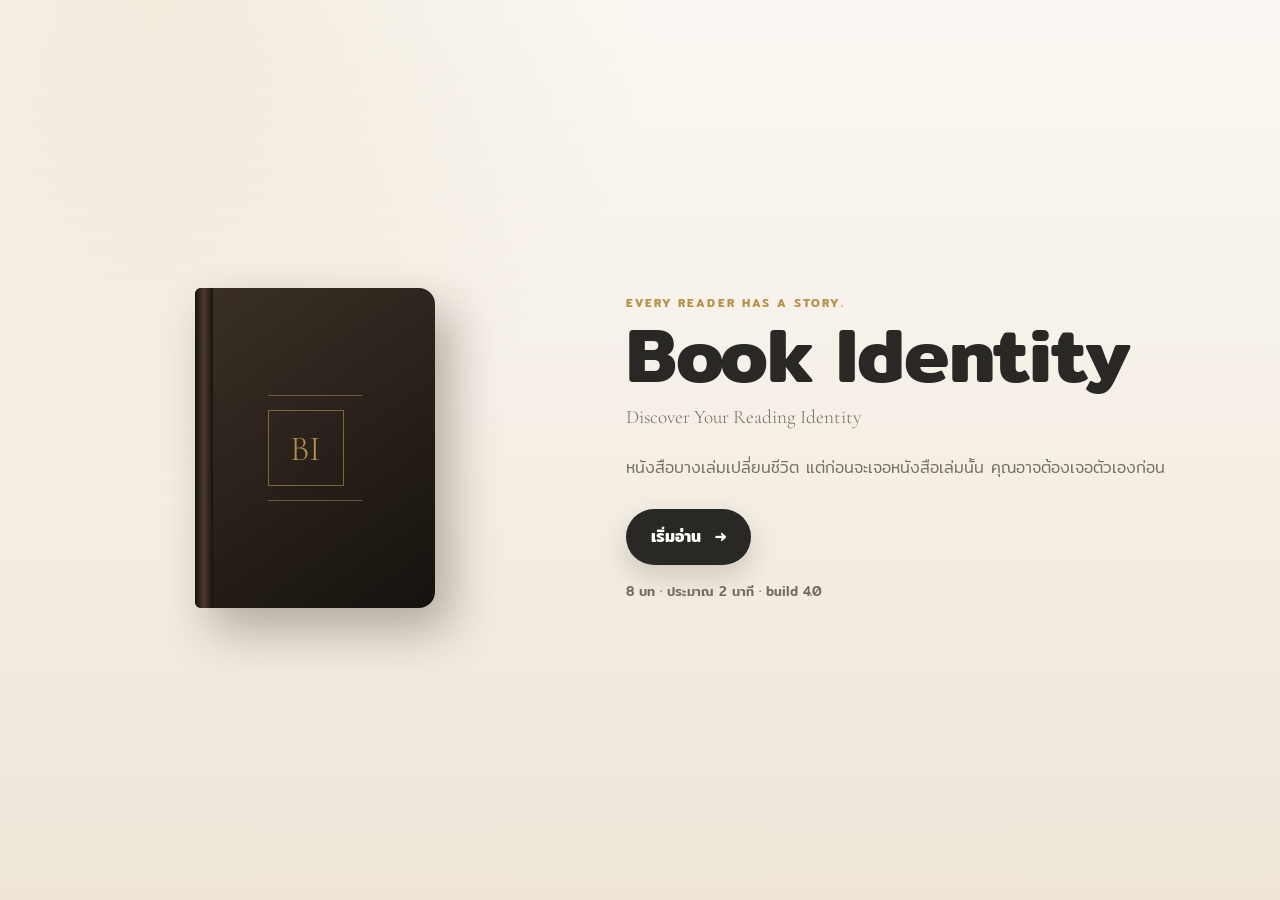
<file: index.html>
<!doctype html>
<html lang="th">
<head>
  <meta charset="utf-8">
  <meta name="viewport" content="width=device-width,initial-scale=1,viewport-fit=cover">
  <meta name="theme-color" content="#f6f0e6">
  <meta name="description" content="Book Identity — ค้นหาตัวตนนักอ่านของคุณ">
  <title>Book Identity — Discover Your Reading Identity</title>

  <link rel="preconnect" href="https://fonts.googleapis.com">
  <link rel="preconnect" href="https://fonts.gstatic.com" crossorigin>
  <link href="https://fonts.googleapis.com/css2?family=Cormorant+Garamond:ital,wght@0,500;0,600;0,700;1,500&family=Mitr:wght@300;400;500;600&display=swap" rel="stylesheet">

  <link rel="stylesheet" href="css/style.css?v=4.0.0">
  <link rel="stylesheet" href="css/animation.css?v=4.0.0">
  <link rel="stylesheet" href="css/responsive.css?v=4.0.0">
</head>
<body>
  <noscript>
    <div class="noscript">เว็บไซต์นี้ต้องเปิด JavaScript ก่อนจึงจะใช้งานได้</div>
  </noscript>

  <main id="app" class="app-shell">
    <section id="coverScreen" class="screen is-active" aria-labelledby="coverTitle">
      <div class="cover-layout">
        <div class="book-cover-wrap" aria-hidden="true">
          <div class="book-cover">
            <div class="book-spine"></div>
            <div class="book-face">
              <div class="cover-line"></div>
              <div class="cover-emblem">BI</div>
              <div class="cover-line"></div>
            </div>
          </div>
        </div>

        <div class="cover-copy">
          <p class="eyebrow">Every reader has a story.</p>
          <h1 id="coverTitle">Book Identity</h1>
          <p class="subtitle">Discover Your Reading Identity</p>
          <p class="lead">
            หนังสือบางเล่มเปลี่ยนชีวิต แต่ก่อนจะเจอหนังสือเล่มนั้น
            คุณอาจต้องเจอตัวเองก่อน
          </p>
          <button id="startBtn" class="primary-btn" type="button">
            <span>เริ่มอ่าน</span>
            <span aria-hidden="true">→</span>
          </button>
          <p class="meta">8 บท · ประมาณ 2 นาที · build 4.0</p>
        </div>
      </div>
    </section>

    <section id="introScreen" class="screen" aria-labelledby="introTitle">
      <article class="paper-card intro-card">
        <p class="eyebrow">Prelude</p>
        <h2 id="introTitle">หนังสือที่คุณเลือก อาจกำลังเล่าเรื่องของคุณ</h2>
        <p>
          เลือกคำตอบที่ใกล้กับตัวคุณที่สุด ไม่มีคำตอบถูกหรือผิด
          และไม่ต้องใช้เวลาคิดนานเกินไป
        </p>

        <label class="owner-field" for="readerName">
          <span>หนังสือเล่มนี้เป็นของ...</span>
          <input
            id="readerName"
            name="readerName"
            type="text"
            maxlength="24"
            autocomplete="name"
            placeholder="พิมพ์ชื่อของคุณ (ไม่บังคับ)"
          >
        </label>

        <button id="beginBtn" class="primary-btn" type="button">
          <span>เปิดบทแรก</span>
          <span aria-hidden="true">→</span>
        </button>
      </article>
    </section>

    <section id="quizScreen" class="screen screen-quiz" aria-labelledby="questionText">
      <div class="quiz-shell">
        <header class="chapter-header">
          <div>
            <p id="chapterLabel" class="eyebrow">Chapter I</p>
            <h2 id="chapterTitle">หนังสือหน้าแรก</h2>
          </div>
          <p id="pageLabel" class="page-label">Page 01</p>
        </header>

        <div class="progress-track" aria-hidden="true">
          <div id="progressFill" class="progress-fill"></div>
        </div>

        <article id="questionCard" class="paper-card question-card">
          <div class="bookmark" aria-hidden="true"></div>
          <p id="questionPrompt" class="question-prompt">Choose what feels true.</p>
          <h3 id="questionText"></h3>
          <div id="answerList" class="answer-list" role="group" aria-label="ตัวเลือกคำตอบ"></div>
        </article>

        <footer class="quiz-footer">
          <button id="backBtn" class="text-btn" type="button">← ย้อนกลับ</button>
          <span id="progressText">บทที่ 1 จาก 8</span>
        </footer>
      </div>
    </section>

    <section id="loadingScreen" class="screen loading-screen" aria-labelledby="loadingText">
      <article class="loading-book">
        <div class="writing-scene" aria-hidden="true">
          <div class="writing-paper">
            <span class="writing-line writing-line--1"></span>
            <span class="writing-line writing-line--2"></span>
            <span class="writing-line writing-line--3"></span>
          </div>
          <div class="writing-pen">
            <span class="writing-pen__body"></span>
            <span class="writing-pen__tip"></span>
          </div>
        </div>
        <p class="eyebrow">Composing Your Story</p>
        <h2 id="loadingText">กำลังอ่านคำโปรย...</h2>
        <p id="loadingSubtext" class="loading-subtext">กำลังเริ่มต้นค้นหาเรื่องราวที่ใกล้กับคุณ</p>
        <div class="loading-track" aria-hidden="true">
          <div id="loadingFill" class="loading-fill"></div>
        </div>
        <div class="loading-dots" aria-hidden="true"><span></span><span></span><span></span></div>
      </article>
    </section>


    <section id="unlockScreen" class="screen unlock-screen" aria-labelledby="unlockTitle">
      <div class="unlock-stage">
        <p class="eyebrow">Final Chapter</p>
        <h2 id="unlockTitle">ตัวตนของคุณถูกเก็บไว้ในหนังสือเล่มนี้</h2>
        <p class="unlock-lead">หยุดตรงนี้ก่อน — คลิกที่หนังสือหรือปุ่มด้านล่าง เพื่อปลดล็อกผลลัพธ์ของคุณ</p>

        <button id="unlockBookBtn" class="sealed-book" type="button" aria-label="แตะเพื่อปลดล็อกหนังสือ">
          <span class="sealed-book__spine" aria-hidden="true"></span>
          <span class="sealed-book__face" aria-hidden="true">
            <span class="sealed-book__title">BOOK<br>IDENTITY</span>
            <span class="sealed-book__locks">
              <span class="unlock-lock"><i></i></span>
              <span class="unlock-lock"><i></i></span>
              <span class="unlock-lock"><i></i></span>
            </span>
          </span>
        </button>

        <button id="unlockHintBtn" class="unlock-hint" type="button">
          <span class="unlock-key" aria-hidden="true">⌑</span>
          <span>คลิกเพื่อปลดล็อกผลลัพธ์</span>
        </button>
      </div>
    </section>

    <section id="resultScreen" class="screen screen-result" aria-labelledby="resultName">
      <div class="result-shell">
        <article id="resultHero" class="result-hero">
          <p class="eyebrow eyebrow-light">Book Identity</p>
          <div class="result-owner">
            <span>This Book Belongs To</span>
            <strong id="resultOwner">Dear Reader</strong>
          </div>
          <div id="resultSymbol" class="result-symbol" aria-hidden="true">◎</div>
          <p class="result-label">คุณคือ</p>
          <h2 id="resultName"></h2>
          <p id="resultThai" class="result-thai"></p>
          <blockquote id="resultQuote" class="result-quote-th"></blockquote>
        </article>

        <article class="paper-card result-section">
          <p class="eyebrow">Chapter I</p>
          <h3>ตัวตนการอ่านของคุณ</h3>
          <p id="resultDescription"></p>
        </article>

        <article class="paper-card result-section">
          <p class="eyebrow">Chapter II</p>
          <h3>Bookshelf DNA</h3>
          <p class="section-note">แรงขับในการอ่านของคุณในแต่ละด้าน</p>
          <div id="dnaList" class="dna-list"></div>
          <p id="secondaryText" class="secondary-text"></p>
        </article>

        <article class="paper-card result-section">
          <p class="eyebrow">Chapter III</p>
          <h3>แนวหนังสือที่เหมาะกับคุณ</h3>
          <div id="categoryList" class="category-list"></div>
        </article>


        <article class="paper-card result-section next-chapter-section">
          <p class="eyebrow">Your Next Chapter</p>
          <h3>เลือกหนังสือที่คล้ายกับตัวตนของฉัน</h3>
          <p>
            เรื่องราวของคุณอาจกำลังรออยู่ในหนังสือสักเล่ม
            ลองเปิดชั้นหนังสือและค้นหาเล่มที่ใกล้กับตัวตนของคุณ
          </p>
          <a
            class="naiin-btn"
            href="https://www.naiin.com/books/"
            target="_blank"
            rel="noopener noreferrer"
            aria-label="เลือกหนังสือที่คล้ายกับตัวตนของฉันที่ Naiin"
          >
            <span>เลือกหนังสือที่คล้ายกับตัวตนของฉัน</span>
            <span aria-hidden="true">↗</span>
          </a>
          <p class="external-note">เปิดหน้าหนังสือบน Naiin ในแท็บใหม่</p>
        </article>

        <article class="paper-card result-section ending-section">
          <p class="ending-quote">
            หนังสือเล่มต่อไป อาจกำลังรอคุณอยู่บนชั้นหนังสือสักแห่ง
          </p>
          <div class="result-actions">
            <button id="downloadBtn" class="secondary-btn" type="button">ดาวน์โหลดการ์ด</button>
            <button id="shareBtn" class="primary-btn" type="button">แชร์ผลลัพธ์</button>
          </div>
          <button id="restartBtn" class="text-btn" type="button">↺ อ่านเรื่องราวของฉันอีกครั้ง</button>
        </article>
      </div>
    </section>
  </main>

  <canvas id="shareCanvas" width="1080" height="1920" hidden></canvas>

  <script src="data/data.js?v=4.0.0"></script>
  <script src="js/app.js?v=4.0.0"></script>
</body>
</html>
</file>
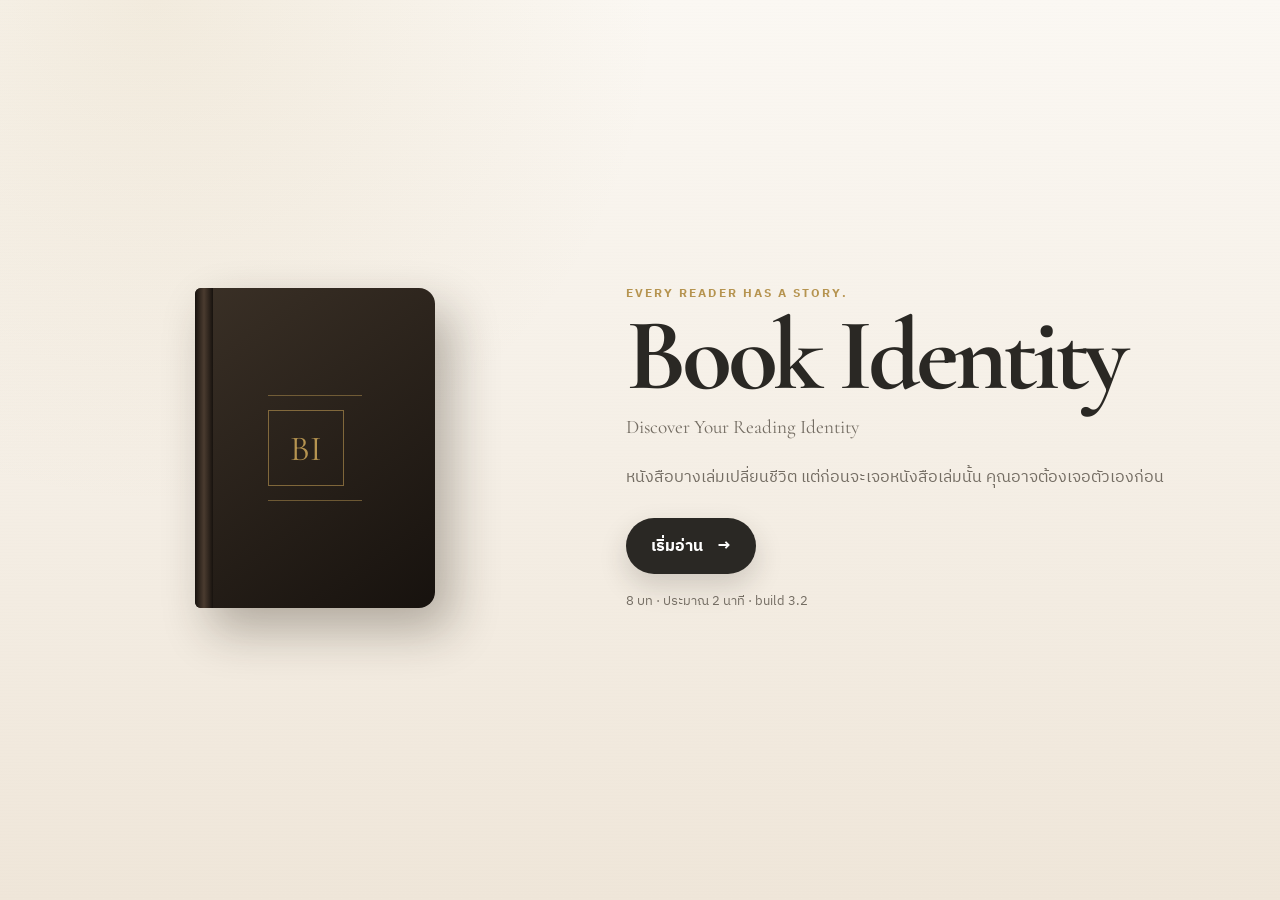
<file: book-identity-v3.2-alignment-fixed/index.html>
<!doctype html>
<html lang="th">
<head>
  <meta charset="utf-8">
  <meta name="viewport" content="width=device-width,initial-scale=1,viewport-fit=cover">
  <meta name="theme-color" content="#f6f0e6">
  <meta name="description" content="Book Identity — ค้นหาตัวตนนักอ่านของคุณ">
  <title>Book Identity — Discover Your Reading Identity</title>

  <link rel="preconnect" href="https://fonts.googleapis.com">
  <link rel="preconnect" href="https://fonts.gstatic.com" crossorigin>
  <link href="https://fonts.googleapis.com/css2?family=Cormorant+Garamond:wght@500;600;700&family=IBM+Plex+Sans+Thai:wght@300;400;500;600&display=swap" rel="stylesheet">

  <link rel="stylesheet" href="css/style.css?v=3.2.0">
  <link rel="stylesheet" href="css/animation.css?v=3.2.0">
  <link rel="stylesheet" href="css/responsive.css?v=3.2.0">
</head>
<body>
  <noscript>
    <div class="noscript">เว็บไซต์นี้ต้องเปิด JavaScript ก่อนจึงจะใช้งานได้</div>
  </noscript>

  <main id="app" class="app-shell">
    <section id="coverScreen" class="screen is-active" aria-labelledby="coverTitle">
      <div class="cover-layout">
        <div class="book-cover-wrap" aria-hidden="true">
          <div class="book-cover">
            <div class="book-spine"></div>
            <div class="book-face">
              <div class="cover-line"></div>
              <div class="cover-emblem">BI</div>
              <div class="cover-line"></div>
            </div>
          </div>
        </div>

        <div class="cover-copy">
          <p class="eyebrow">Every reader has a story.</p>
          <h1 id="coverTitle">Book Identity</h1>
          <p class="subtitle">Discover Your Reading Identity</p>
          <p class="lead">
            หนังสือบางเล่มเปลี่ยนชีวิต แต่ก่อนจะเจอหนังสือเล่มนั้น
            คุณอาจต้องเจอตัวเองก่อน
          </p>
          <button id="startBtn" class="primary-btn" type="button">
            <span>เริ่มอ่าน</span>
            <span aria-hidden="true">→</span>
          </button>
          <p class="meta">8 บท · ประมาณ 2 นาที · build 3.2</p>
        </div>
      </div>
    </section>

    <section id="introScreen" class="screen" aria-labelledby="introTitle">
      <article class="paper-card intro-card">
        <p class="eyebrow">Prelude</p>
        <h2 id="introTitle">หนังสือที่คุณเลือก อาจกำลังเล่าเรื่องของคุณ</h2>
        <p>
          เลือกคำตอบที่ใกล้กับตัวคุณที่สุด ไม่มีคำตอบถูกหรือผิด
          และไม่ต้องใช้เวลาคิดนานเกินไป
        </p>
        <button id="beginBtn" class="primary-btn" type="button">
          <span>เปิดบทแรก</span>
          <span aria-hidden="true">→</span>
        </button>
      </article>
    </section>

    <section id="quizScreen" class="screen screen-quiz" aria-labelledby="questionText">
      <div class="quiz-shell">
        <header class="chapter-header">
          <div>
            <p id="chapterLabel" class="eyebrow">Chapter I</p>
            <h2 id="chapterTitle">หนังสือหน้าแรก</h2>
          </div>
          <p id="pageLabel" class="page-label">Page 01</p>
        </header>

        <div class="progress-track" aria-hidden="true">
          <div id="progressFill" class="progress-fill"></div>
        </div>

        <article id="questionCard" class="paper-card question-card">
          <div class="bookmark" aria-hidden="true"></div>
          <p id="questionPrompt" class="question-prompt">Choose what feels true.</p>
          <h3 id="questionText"></h3>
          <div id="answerList" class="answer-list" role="group" aria-label="ตัวเลือกคำตอบ"></div>
        </article>

        <footer class="quiz-footer">
          <button id="backBtn" class="text-btn" type="button">← ย้อนกลับ</button>
          <span id="progressText">บทที่ 1 จาก 8</span>
        </footer>
      </div>
    </section>

    <section id="loadingScreen" class="screen" aria-labelledby="loadingText">
      <article class="paper-card loading-card">
        <div class="page-loader" aria-hidden="true">
          <span></span><span></span><span></span>
        </div>
        <p class="eyebrow">Reading your story</p>
        <h2 id="loadingText">กำลังอ่านเรื่องราวของคุณ...</h2>
        <div class="loading-track" aria-hidden="true">
          <div id="loadingFill" class="loading-fill"></div>
        </div>
      </article>
    </section>


    <section id="unlockScreen" class="screen unlock-screen" aria-labelledby="unlockTitle">
      <div class="unlock-stage">
        <p class="eyebrow">Final Chapter</p>
        <h2 id="unlockTitle">ตัวตนของคุณถูกเก็บไว้ในหนังสือเล่มนี้</h2>
        <p class="unlock-lead">หยุดตรงนี้ก่อน — คลิกที่หนังสือหรือปุ่มด้านล่าง เพื่อปลดล็อกผลลัพธ์ของคุณ</p>

        <button id="unlockBookBtn" class="sealed-book" type="button" aria-label="แตะเพื่อปลดล็อกหนังสือ">
          <span class="sealed-book__spine" aria-hidden="true"></span>
          <span class="sealed-book__face" aria-hidden="true">
            <span class="sealed-book__title">BOOK<br>IDENTITY</span>
            <span class="sealed-book__locks">
              <span class="unlock-lock"><i></i></span>
              <span class="unlock-lock"><i></i></span>
              <span class="unlock-lock"><i></i></span>
            </span>
          </span>
        </button>

        <button id="unlockHintBtn" class="unlock-hint" type="button">
          <span class="unlock-key" aria-hidden="true">⌑</span>
          <span>คลิกเพื่อปลดล็อกผลลัพธ์</span>
        </button>
      </div>
    </section>

    <section id="resultScreen" class="screen screen-result" aria-labelledby="resultName">
      <div class="result-shell">
        <article id="resultHero" class="result-hero">
          <p class="eyebrow eyebrow-light">Book Identity</p>
          <div id="resultSymbol" class="result-symbol" aria-hidden="true">◎</div>
          <p class="result-label">คุณคือ</p>
          <h2 id="resultName"></h2>
          <p id="resultThai" class="result-thai"></p>
          <blockquote id="resultQuote"></blockquote>
        </article>

        <article class="paper-card result-section">
          <p class="eyebrow">Chapter I</p>
          <h3>ตัวตนการอ่านของคุณ</h3>
          <p id="resultDescription"></p>
        </article>

        <article class="paper-card result-section">
          <p class="eyebrow">Chapter II</p>
          <h3>Bookshelf DNA</h3>
          <p class="section-note">แรงขับในการอ่านของคุณในแต่ละด้าน</p>
          <div id="dnaList" class="dna-list"></div>
          <p id="secondaryText" class="secondary-text"></p>
        </article>

        <article class="paper-card result-section">
          <p class="eyebrow">Chapter III</p>
          <h3>แนวหนังสือที่เหมาะกับคุณ</h3>
          <div id="categoryList" class="category-list"></div>
        </article>

        <article class="paper-card result-section ending-section">
          <p class="ending-quote">
            หนังสือเล่มต่อไป อาจกำลังรอคุณอยู่บนชั้นหนังสือสักแห่ง
          </p>
          <div class="result-actions">
            <button id="downloadBtn" class="secondary-btn" type="button">ดาวน์โหลดการ์ด</button>
            <button id="shareBtn" class="primary-btn" type="button">แชร์ผลลัพธ์</button>
          </div>
          <button id="restartBtn" class="text-btn" type="button">↺ อ่านเรื่องราวของฉันอีกครั้ง</button>
        </article>
      </div>
    </section>
  </main>

  <canvas id="shareCanvas" width="1080" height="1920" hidden></canvas>

  <script src="data/data.js?v=3.2.0"></script>
  <script src="js/app.js?v=3.2.0"></script>
</body>
</html>
</file>
<file: css/style.css>
:root {
  --paper: #f6f0e6;
  --paper-deep: #eadfce;
  --ink: #2a2824;
  --muted: #746d63;
  --gold: #b69450;
  --line: rgba(42, 40, 36, 0.14);
  --shadow: 0 26px 80px rgba(53, 40, 24, 0.17);
  --accent: #b69450;
  --accent-rgb: 182, 148, 80;
  --serif: "Cormorant Garamond", Georgia, serif;
  --sans: "Mitr", "IBM Plex Sans Thai", system-ui, sans-serif;
}

* { box-sizing: border-box; }

html { scroll-behavior: smooth; }

body {
  margin: 0;
  min-width: 320px;
  min-height: 100vh;
  color: var(--ink);
  background:
    radial-gradient(circle at 12% 0%, rgba(182, 148, 80, 0.13), transparent 35%),
    linear-gradient(180deg, #fbf8f3 0%, #efe6d9 100%);
  font-family: var(--sans);
  overflow-x: hidden;
}

body::before {
  content: "";
  position: fixed;
  inset: 0;
  pointer-events: none;
  opacity: 0.22;
  background-image:
    linear-gradient(rgba(60, 45, 25, 0.024) 1px, transparent 1px);
  background-size: 3px 3px;
}

button { font: inherit; color: inherit; }

button:focus-visible {
  outline: 3px solid rgba(var(--accent-rgb), 0.28);
  outline-offset: 3px;
}

.app-shell {
  min-height: 100vh;
  min-height: 100dvh;
}

.screen {
  display: none;
  min-height: 100vh;
  min-height: 100dvh;
  padding:
    max(24px, env(safe-area-inset-top))
    18px
    max(28px, env(safe-area-inset-bottom));
  align-items: center;
  justify-content: center;
}

.screen.is-active { display: flex; }

.cover-layout {
  width: min(100%, 1120px);
  display: grid;
  gap: 34px;
  align-items: center;
}

.book-cover-wrap {
  width: 170px;
  height: 230px;
  margin: 0 auto;
  perspective: 1200px;
}

.book-cover {
  position: relative;
  width: 100%;
  height: 100%;
}

.book-face {
  position: absolute;
  inset: 0;
  border-radius: 6px 16px 16px 6px;
  background: linear-gradient(145deg, #3a3026, #17120e);
  box-shadow:
    16px 22px 48px rgba(40, 30, 20, 0.32),
    inset 3px 0 0 rgba(255, 255, 255, 0.05);
  display: grid;
  place-content: center;
  gap: 14px;
  color: var(--gold);
}

.book-spine {
  position: absolute;
  z-index: 2;
  left: 0;
  top: 0;
  bottom: 0;
  width: 18px;
  border-radius: 6px 0 0 6px;
  background: linear-gradient(90deg, #17120e, #4a3b2f, #17120e);
}

.cover-emblem {
  width: 76px;
  height: 76px;
  border: 1px solid rgba(182, 148, 80, 0.62);
  display: grid;
  place-items: center;
  font-family: var(--serif);
  font-size: 2.2rem;
}

.cover-line {
  width: 94px;
  height: 1px;
  background: rgba(182, 148, 80, 0.5);
}

.cover-copy { text-align: center; }

.eyebrow {
  margin: 0;
  color: var(--gold);
  letter-spacing: 0.18em;
  text-transform: uppercase;
  font-size: 0.72rem;
  font-weight: 700;
}

.eyebrow-light { color: rgba(255, 255, 255, 0.72); }

.cover-copy h1 {
  margin: 8px 0 0;
  font-family: var(--serif);
  font-size: clamp(3.6rem, 14vw, 6.4rem);
  line-height: 0.86;
  letter-spacing: -0.045em;
}

.subtitle {
  margin: 16px 0 0;
  color: var(--muted);
  font-family: var(--serif);
  font-size: 1.2rem;
}

.lead {
  max-width: 34rem;
  margin: 24px auto 0;
  color: var(--muted);
  line-height: 1.85;
}

.meta {
  margin: 16px 0 0;
  color: var(--muted);
  font-size: 0.82rem;
}

.primary-btn,
.secondary-btn {
  min-height: 56px;
  border-radius: 999px;
  padding: 0 24px;
  border: 1px solid transparent;
  display: inline-flex;
  align-items: center;
  justify-content: center;
  gap: 14px;
  cursor: pointer;
  font-weight: 700;
}

.primary-btn {
  background: var(--ink);
  color: white;
  box-shadow: 0 12px 28px rgba(42, 40, 36, 0.18);
}

.secondary-btn {
  background: transparent;
  border-color: var(--line);
}

.cover-copy .primary-btn { margin-top: 26px; }

.paper-card {
  width: min(100%, 680px);
  padding: 30px;
  border-radius: 22px;
  border: 1px solid rgba(255, 255, 255, 0.9);
  background:
    linear-gradient(90deg, rgba(0, 0, 0, 0.035), transparent 8%, transparent 92%, rgba(0, 0, 0, 0.025)),
    rgba(255, 253, 248, 0.94);
  box-shadow: var(--shadow);
}

.paper-card h2,
.paper-card h3 {
  font-family: var(--serif);
}

.intro-card { text-align: center; }

.intro-card h2 {
  margin: 18px 0 0;
  font-size: clamp(2.2rem, 8vw, 4rem);
  line-height: 1.05;
}

.intro-card > p:not(.eyebrow) {
  color: var(--muted);
  line-height: 1.85;
}

.intro-card .primary-btn { margin-top: 24px; }

.screen-quiz,
.screen-result {
  align-items: flex-start;
}

.quiz-shell {
  width: min(100%, 740px);
  position: relative;
  padding-top: 16px;
}

.bookmark {
  position: absolute;
  right: -10px;
  top: 126px;
  width: 25px;
  height: 78px;
  z-index: 3;
  background: linear-gradient(180deg, #963d3d, #7a2b2b);
  box-shadow: 0 9px 18px rgba(65, 24, 24, 0.18);
  clip-path: polygon(0 0, 100% 0, 100% 82%, 50% 100%, 0 82%);
  pointer-events: none;
}

.chapter-header {
  display: flex;
  justify-content: space-between;
  gap: 24px;
  align-items: flex-start;
  margin-bottom: 14px;
}

.chapter-header h2 {
  margin: 4px 0 0;
  font-family: var(--serif);
  font-size: 1.55rem;
}

.page-label {
  margin: 4px 0 0;
  color: var(--muted);
  font-size: 0.82rem;
}

.progress-track,
.loading-track {
  height: 5px;
  overflow: hidden;
  border-radius: 999px;
  background: rgba(42, 40, 36, 0.08);
}

.progress-fill,
.loading-fill {
  width: 0;
  height: 100%;
  border-radius: inherit;
  background: var(--gold);
}

.question-card {
  min-height: 500px;
  margin-top: 24px;
  display: flex;
  flex-direction: column;
}

.question-prompt {
  margin: 0;
  color: var(--muted);
  font-size: 0.8rem;
  letter-spacing: 0.08em;
  text-transform: uppercase;
}

.question-card h3 {
  margin: 18px 0 24px;
  font-family: var(--serif);
  font-size: clamp(1.95rem, 5.4vw, 3.15rem);
  line-height: 1.12;
  letter-spacing: -0.018em;
  text-wrap: balance;
}

.answer-list {
  display: grid;
  gap: 10px;
}

.answer-btn {
  width: 100%;
  padding: 16px 6px;
  border: 0;
  border-bottom: 1px solid var(--line);
  background: transparent;
  text-align: left;
  cursor: pointer;
  display: flex;
  align-items: flex-start;
  gap: 14px;
  line-height: 1.6;
}

.answer-btn::before {
  content: "○";
  color: var(--gold);
  font-size: 1.2rem;
  line-height: 1.2;
}

.answer-btn.is-selected::before { content: "●"; }

.answer-btn.is-selected {
  background: rgba(var(--accent-rgb), 0.06);
}

.quiz-footer {
  display: flex;
  justify-content: space-between;
  align-items: center;
  gap: 16px;
  margin-top: 16px;
  color: var(--muted);
  font-size: 0.82rem;
}

.text-btn {
  border: 0;
  background: transparent;
  color: var(--muted);
  cursor: pointer;
  text-decoration: underline;
  text-underline-offset: 4px;
}

.text-btn:disabled {
  opacity: 0.35;
  cursor: default;
}

.loading-card { text-align: center; }

.page-loader {
  height: 58px;
  display: flex;
  align-items: flex-end;
  justify-content: center;
  gap: 5px;
}

.page-loader span {
  width: 24px;
  height: 44px;
  border-radius: 2px 7px 7px 2px;
  background: linear-gradient(145deg, #3a3026, #17120e);
}

.loading-card h2 {
  margin: 18px 0 24px;
  font-family: var(--serif);
  font-size: clamp(2rem, 8vw, 3.6rem);
}

.result-shell {
  width: min(100%, 760px);
  padding: 18px 0 40px;
}

.result-hero {
  --identity-color: #3498db;
  padding: 48px 28px;
  text-align: center;
  color: white;
  border-radius: 28px;
  background:
    radial-gradient(circle at top, rgba(255, 255, 255, 0.16), transparent 35%),
    linear-gradient(145deg, var(--identity-color), #1e1e1e);
  box-shadow: 0 30px 80px rgba(40, 30, 20, 0.24);
}

.result-symbol {
  width: 96px;
  height: 96px;
  margin: 28px auto 16px;
  border: 1px solid rgba(255, 255, 255, 0.42);
  border-radius: 50%;
  display: grid;
  place-items: center;
  font-size: 2.4rem;
}

.result-label {
  margin: 0;
  color: rgba(255, 255, 255, 0.72);
}

.result-hero h2 {
  margin: 8px 0 0;
  font-family: var(--serif);
  font-size: clamp(3.2rem, 12vw, 6rem);
  line-height: 0.9;
}

.result-thai { font-size: 1.06rem; }

.result-hero blockquote {
  max-width: 38rem;
  margin: 24px auto 0;
  font-family: var(--serif);
  font-size: 1.4rem;
  line-height: 1.45;
}

.result-section { margin-top: 18px; }

.result-section h3 {
  margin: 10px 0 0;
  font-family: var(--serif);
  font-size: 2.2rem;
}

.result-section > p:not(.eyebrow) {
  color: var(--muted);
  line-height: 1.85;
}

.section-note { margin-top: 8px; }

.dna-list {
  display: grid;
  gap: 18px;
  margin-top: 22px;
}

.dna-row {
  display: grid;
  gap: 8px;
}

.dna-head {
  display: flex;
  justify-content: space-between;
  font-size: 0.9rem;
}

.dna-track {
  height: 9px;
  overflow: hidden;
  border-radius: 999px;
  background: rgba(42, 40, 36, 0.08);
}

.dna-bar {
  width: 0;
  height: 100%;
  border-radius: inherit;
  background: var(--dna-color);
}

.secondary-text {
  margin-top: 22px;
  padding-top: 18px;
  border-top: 1px solid var(--line);
}

.category-list {
  display: flex;
  flex-wrap: wrap;
  gap: 10px;
  margin-top: 20px;
}

.category-chip {
  padding: 10px 14px;
  border-radius: 999px;
  border: 1px solid rgba(var(--accent-rgb), 0.16);
  background: rgba(var(--accent-rgb), 0.08);
}

.ending-section { text-align: center; }

.ending-quote {
  font-family: var(--serif);
  font-size: 1.35rem;
}

.result-actions {
  display: grid;
  gap: 10px;
  margin-top: 22px;
}

.ending-section .text-btn { margin-top: 18px; }

.noscript {
  padding: 18px;
  text-align: center;
  background: #fff3cd;
  color: #5d4818;
}


/* ===== Unlock reveal ===== */
.unlock-screen {
  text-align: center;
}

.unlock-stage {
  width: min(100%, 680px);
  display: grid;
  justify-items: center;
}

.unlock-stage h2 {
  max-width: 15ch;
  margin: 14px 0 0;
  font-family: var(--serif);
  font-size: clamp(2.35rem, 8vw, 4.6rem);
  line-height: 1;
  letter-spacing: -0.025em;
}

.unlock-lead {
  max-width: 34rem;
  margin: 20px auto 0;
  color: var(--muted);
  line-height: 1.8;
}

.sealed-book {
  width: min(72vw, 280px);
  aspect-ratio: 0.72;
  margin-top: 34px;
  padding: 0;
  border: 0;
  background: transparent;
  position: relative;
  perspective: 1300px;
  cursor: pointer;
}

.sealed-book__face {
  position: absolute;
  inset: 0;
  border-radius: 7px 22px 22px 7px;
  background:
    radial-gradient(circle at 50% 15%, rgba(255,255,255,.09), transparent 30%),
    linear-gradient(145deg, #3b3026, #17120e);
  box-shadow:
    18px 26px 55px rgba(45, 32, 20, .31),
    inset 3px 0 0 rgba(255,255,255,.05),
    inset 0 0 0 1px rgba(255,255,255,.035);
  display: grid;
  place-items: center;
  transform-origin: left center;
}

.sealed-book__spine {
  position: absolute;
  z-index: 2;
  left: 0;
  top: 0;
  bottom: 0;
  width: 20px;
  border-radius: 7px 0 0 7px;
  background: linear-gradient(90deg, #15100d, #4e3e31, #17120e);
}

.sealed-book__title {
  color: var(--gold);
  font-family: var(--serif);
  font-size: clamp(2rem, 8vw, 3rem);
  line-height: .88;
  letter-spacing: .03em;
}

.sealed-book__locks {
  position: absolute;
  left: 50%;
  bottom: 48px;
  display: flex;
  gap: 24px;
  transform: translateX(-50%);
}

.unlock-lock {
  width: 34px;
  height: 34px;
  border-radius: 50%;
  display: grid;
  place-items: center;
  background: linear-gradient(145deg, #eadfc9, #cdbb9c);
  border: 1px solid rgba(75, 55, 32, .28);
  box-shadow:
    0 8px 16px rgba(30, 20, 12, .28),
    inset 0 1px 0 rgba(255,255,255,.65);
}

.unlock-lock i {
  position: relative;
  width: 7px;
  height: 11px;
  border-radius: 5px 5px 2px 2px;
  background: #5a4733;
}

.unlock-lock i::before {
  content: "";
  position: absolute;
  left: 1px;
  top: -4px;
  width: 5px;
  height: 5px;
  border-radius: 50%;
  background: #5a4733;
}

.unlock-hint {
  margin-top: 28px;
  padding: 12px 18px;
  border: 1px solid var(--line);
  border-radius: 999px;
  background: rgba(255,255,255,.45);
  color: var(--ink);
  display: inline-flex;
  align-items: center;
  gap: 10px;
  cursor: pointer;
  font-weight: 600;
}

.unlock-key {
  color: var(--gold);
  font-size: 1.35rem;
}

.unlock-stage.is-unlocking .unlock-hint {
  opacity: .45;
  pointer-events: none;
}

/* Answer pen stroke */
.answer-btn {
  position: relative;
  isolation: isolate;
}

.answer-btn::after {
  content: "";
  position: absolute;
  z-index: -1;
  left: 38px;
  right: 8px;
  bottom: 10px;
  height: 7px;
  border-radius: 60% 40% 55% 45%;
  background: rgba(var(--accent-rgb), .17);
  transform: scaleX(0) rotate(-0.4deg);
  transform-origin: left center;
  transition: transform .28s ease;
}

.answer-btn.is-selected::after {
  transform: scaleX(1) rotate(-0.4deg);
}

/* Refined paper edge */
.question-card {
  position: relative;
  overflow: hidden;
}

.question-card::after {
  content: "";
  position: absolute;
  top: 24px;
  right: 0;
  bottom: 24px;
  width: 1px;
  background: linear-gradient(transparent, rgba(70,50,28,.13), transparent);
}

@supports not (text-wrap: balance) {
  .question-card h3 { max-width: 18ch; }
}


/* v3.1 unlock screen: intentionally distinct from result page */
.unlock-screen {
  background:
    radial-gradient(circle at 50% 18%, rgba(182,148,80,.18), transparent 34%),
    linear-gradient(180deg, rgba(25,20,15,.98), rgba(47,38,29,.96));
  color: #f8f0e3;
}

.unlock-screen .eyebrow {
  color: #d1b46f;
}

.unlock-screen .unlock-lead {
  color: rgba(248,240,227,.72);
}

.unlock-screen .unlock-hint {
  background: #d1b46f;
  border-color: #d1b46f;
  color: #211a13;
  box-shadow: 0 14px 32px rgba(0,0,0,.24);
}

.unlock-screen .unlock-key {
  color: #211a13;
}

.unlock-screen .sealed-book {
  filter: drop-shadow(0 32px 45px rgba(0,0,0,.35));
}


/* v3.2 alignment fixes */
.result-shell {
  width: min(100%, 760px);
}

.result-shell > .paper-card {
  width: 100%;
  max-width: none;
  margin-left: 0;
  margin-right: 0;
}

.result-hero,
.result-shell > .paper-card {
  box-sizing: border-box;
}

.question-card {
  overflow: visible;
}

.question-card::after {
  pointer-events: none;
}

.chapter-header,
.progress-track,
.question-card,
.quiz-footer {
  width: 100%;
}

.quiz-shell {
  overflow: visible;
}


/* v3.3 — Naiin next chapter */
.next-chapter-section {
  position: relative;
  overflow: hidden;
}

.next-chapter-section::before {
  content: "↗";
  position: absolute;
  right: 22px;
  top: 18px;
  color: rgba(var(--accent-rgb), .18);
  font-family: var(--serif);
  font-size: 5rem;
  line-height: 1;
  pointer-events: none;
}

.next-chapter-section > p:not(.eyebrow) {
  max-width: 42rem;
}

.naiin-btn {
  width: 100%;
  min-height: 60px;
  margin-top: 22px;
  padding: 0 20px;
  border-radius: 999px;
  background: var(--ink);
  color: #fff;
  text-decoration: none;
  display: inline-flex;
  align-items: center;
  justify-content: center;
  gap: 14px;
  font-weight: 700;
  box-shadow: 0 14px 30px rgba(42,40,36,.18);
  transition: transform .28s ease, box-shadow .28s ease;
}

.naiin-btn:hover {
  transform: translateY(-2px);
  box-shadow: 0 18px 36px rgba(42,40,36,.22);
}

.external-note {
  margin: 12px 0 0;
  text-align: center;
  font-size: .78rem;
  color: var(--muted);
}


/* ===== v3.4 Cadson Demak / Mitr typography ===== */
body {
  font-family: var(--sans);
  font-weight: 300;
}

button,
.answer-btn,
.category-chip,
.naiin-btn,
.text-btn,
.primary-btn,
.secondary-btn {
  font-family: var(--sans);
}

.cover-copy h1,
.intro-card h2,
.chapter-header h2,
.question-card h3,
.loading-book h2,
.result-hero h2,
.result-section h3,
.unlock-stage h2 {
  font-family: var(--serif);
}

.intro-card h2,
.chapter-header h2,
.question-card h3,
.loading-book h2,
.result-section h3,
.unlock-stage h2 {
  font-weight: 600;
}

.question-card h3 {
  max-width: 17ch;
  font-size: clamp(2.15rem, 5.5vw, 3.45rem);
  line-height: 1.12;
  letter-spacing: -0.022em;
}

.chapter-header h2 {
  font-size: clamp(1.65rem, 3.2vw, 2.05rem);
  line-height: 1.15;
  letter-spacing: -0.015em;
}

.intro-card h2 {
  max-width: 15ch;
  margin-inline: auto;
  font-size: clamp(2.45rem, 6.6vw, 4.35rem);
  line-height: 1.05;
  letter-spacing: -0.025em;
}

.result-section h3 {
  font-size: clamp(2.2rem, 4.4vw, 3.05rem);
  line-height: 1.08;
  letter-spacing: -0.018em;
}

.result-section > p:not(.eyebrow),
.intro-card > p:not(.eyebrow),
.answer-btn,
.unlock-lead,
.external-note {
  font-family: var(--sans);
  font-weight: 300;
}

.result-thai {
  font-family: var(--sans);
  font-weight: 500;
}

.result-quote-th {
  font-family: var(--sans) !important;
  font-weight: 300;
  font-style: italic;
  letter-spacing: .002em;
}

.eyebrow,
.page-label,
.question-prompt,
.meta {
  font-family: var(--sans);
  font-weight: 500;
}

/* ===== New loading composition screen ===== */
.loading-screen {
  background:
    radial-gradient(circle at 50% 12%, rgba(182,148,80,.13), transparent 32%),
    linear-gradient(180deg, #f8f3eb 0%, #ede3d5 100%);
}

.loading-book {
  width: min(100%, 690px);
  min-height: 520px;
  padding: 54px 34px 44px;
  border-radius: 28px;
  display: flex;
  flex-direction: column;
  align-items: center;
  justify-content: center;
  text-align: center;
  background:
    linear-gradient(90deg, rgba(0,0,0,.028), transparent 8%, transparent 92%, rgba(0,0,0,.025)),
    rgba(255,253,248,.94);
  border: 1px solid rgba(255,255,255,.9);
  box-shadow: var(--shadow);
}

.loading-book__pages {
  width: 138px;
  height: 92px;
  position: relative;
  margin-bottom: 28px;
  perspective: 900px;
}

.loading-page {
  position: absolute;
  bottom: 0;
  width: 69px;
  height: 86px;
  background:
    linear-gradient(90deg, rgba(0,0,0,.045), transparent 12%),
    #fffaf1;
  border: 1px solid rgba(88,65,38,.12);
  box-shadow: 0 10px 22px rgba(55,40,24,.10);
}

.loading-page--left {
  left: 0;
  border-radius: 8px 2px 2px 8px;
  transform: rotateY(12deg);
  transform-origin: right center;
}

.loading-page--right {
  right: 0;
  border-radius: 2px 8px 8px 2px;
  transform: rotateY(-12deg);
  transform-origin: left center;
}

.loading-page--middle {
  left: 50%;
  width: 64px;
  transform: translateX(-50%) rotateY(-4deg);
  transform-origin: left center;
  z-index: 2;
}

.loading-book h2 {
  max-width: 15ch;
  margin: 16px 0 0;
  font-size: clamp(2.45rem, 6.8vw, 4.35rem);
  line-height: 1.03;
  letter-spacing: -0.025em;
}

.loading-subtext {
  max-width: 32rem;
  margin: 18px auto 0;
  color: var(--muted);
  font-family: var(--sans);
  font-weight: 300;
  line-height: 1.75;
}

.loading-book .loading-track {
  width: min(100%, 420px);
  margin-top: 30px;
}

.loading-dots {
  display: flex;
  gap: 8px;
  margin-top: 22px;
}

.loading-dots span {
  width: 7px;
  height: 7px;
  border-radius: 50%;
  background: var(--gold);
  opacity: .32;
}


/* ===== v3.5 Smaller, quieter headings ===== */
.cover-copy h1 {
  font-size: clamp(3rem, 10vw, 5.4rem);
  line-height: .9;
}

.intro-card h2 {
  max-width: 17ch;
  font-size: clamp(2rem, 5.2vw, 3.55rem);
  line-height: 1.08;
}

.chapter-header h2 {
  font-size: clamp(1.45rem, 2.6vw, 1.82rem);
  line-height: 1.16;
}

.question-card h3 {
  max-width: 18ch;
  font-size: clamp(1.8rem, 4.4vw, 2.8rem);
  line-height: 1.14;
  letter-spacing: -0.015em;
}

.loading-book h2 {
  max-width: 17ch;
  font-size: clamp(2rem, 5.1vw, 3.45rem);
  line-height: 1.08;
}

.unlock-stage h2 {
  max-width: 17ch;
  font-size: clamp(2rem, 5.3vw, 3.65rem);
  line-height: 1.07;
}

.result-section h3 {
  font-size: clamp(1.85rem, 3.7vw, 2.55rem);
  line-height: 1.1;
}

.result-hero h2 {
  font-size: clamp(3rem, 10vw, 5.4rem);
  line-height: .92;
}

.paper-card h2,
.paper-card h3 {
  font-weight: 600;
}

.intro-card,
.question-card,
.loading-book,
.result-section {
  padding-top: 34px;
  padding-bottom: 34px;
}

.question-card h3,
.intro-card h2,
.loading-book h2,
.result-section h3 {
  margin-bottom: 22px;
}


/* ===== v3.8 Desktop smaller, mobile original ===== */
@media (min-width: 641px) {
  .cover-copy h1 {
    font-size: clamp(3rem, 6vw, 5rem);
    line-height: .9;
  }

  .intro-card h2 {
    max-width: 17ch;
    font-size: clamp(2rem, 4.2vw, 3.15rem);
    line-height: 1.08;
  }

  .chapter-header h2 {
    font-size: clamp(1.4rem, 2vw, 1.7rem);
    line-height: 1.16;
  }

  .question-card h3 {
    max-width: 18ch;
    font-size: clamp(1.9rem, 3.8vw, 2.7rem);
    line-height: 1.14;
    letter-spacing: -0.015em;
  }

  .loading-book h2 {
    max-width: 17ch;
    font-size: clamp(2rem, 4.1vw, 3.05rem);
    line-height: 1.08;
  }

  .unlock-stage h2 {
    max-width: 17ch;
    font-size: clamp(2rem, 4.3vw, 3.15rem);
    line-height: 1.08;
  }

  .result-section h3 {
    font-size: clamp(1.85rem, 3vw, 2.35rem);
    line-height: 1.1;
  }

  .result-hero h2 {
    font-size: clamp(3rem, 6vw, 4.8rem);
    line-height: .92;
  }
}


/* ===== v3.9 Wider question headline ===== */
.question-card h3 {
  width: 100%;
  max-width: 26ch;
  margin-right: 0;
  margin-left: 0;
  text-wrap: pretty;
}

@media (min-width: 900px) {
  .question-card h3 {
    max-width: 24ch;
  }
}


/* ===== v3.10 Loading screen polish ===== */
.loading-screen {
  padding-top: 32px;
  padding-bottom: 32px;
}

.loading-book {
  width: min(100%, 620px);
  min-height: auto;
  padding: 42px 34px 36px;
  border-radius: 24px;
  gap: 0;
}

.loading-book__pages {
  width: 176px;
  height: 112px;
  margin-bottom: 20px;
  filter: drop-shadow(0 14px 20px rgba(55, 40, 24, .10));
}

.loading-page {
  width: 88px;
  height: 106px;
}

.loading-page--middle {
  width: 80px;
}

.loading-book .eyebrow {
  margin-top: 0;
  font-size: .74rem;
}

.loading-book h2 {
  max-width: 14ch;
  margin: 14px auto 0;
  font-size: clamp(2rem, 4.2vw, 2.95rem);
  line-height: 1.08;
  letter-spacing: -0.018em;
}

.loading-subtext {
  max-width: 30rem;
  margin-top: 14px;
  font-size: .98rem;
  line-height: 1.7;
}

.loading-book .loading-track {
  width: min(100%, 390px);
  margin-top: 24px;
}

.loading-dots {
  margin-top: 16px;
}

.loading-dots span {
  width: 6px;
  height: 6px;
}


/* ===== v3.11 Pen writing loader ===== */
.writing-scene {
  width: 190px;
  height: 132px;
  margin-bottom: 22px;
  position: relative;
}

.writing-paper {
  position: absolute;
  inset: 18px 14px 8px;
  border-radius: 10px;
  background:
    linear-gradient(90deg, rgba(0,0,0,.035), transparent 10%),
    #fffaf1;
  border: 1px solid rgba(88,65,38,.12);
  box-shadow: 0 14px 28px rgba(55,40,24,.10);
  overflow: hidden;
}

.writing-paper::before {
  content: "";
  position: absolute;
  top: 0;
  bottom: 0;
  left: 26px;
  width: 1px;
  background: rgba(182,148,80,.18);
}

.writing-line {
  position: absolute;
  left: 42px;
  height: 3px;
  border-radius: 999px;
  background: rgba(42,40,36,.18);
  transform-origin: left center;
  transform: scaleX(0);
}

.writing-line--1 {
  top: 34px;
  width: 92px;
}

.writing-line--2 {
  top: 56px;
  width: 110px;
}

.writing-line--3 {
  top: 78px;
  width: 74px;
}

.writing-pen {
  position: absolute;
  z-index: 3;
  left: 54px;
  top: 30px;
  width: 92px;
  height: 24px;
  transform: rotate(-14deg);
  transform-origin: 8px 50%;
  filter: drop-shadow(0 7px 8px rgba(34,24,15,.18));
}

.writing-pen__body {
  position: absolute;
  left: 10px;
  top: 5px;
  width: 70px;
  height: 12px;
  border-radius: 999px;
  background: linear-gradient(90deg, #2f2923, #8a6c3c 58%, #d3b570);
}

.writing-pen__body::after {
  content: "";
  position: absolute;
  right: -8px;
  top: 2px;
  width: 12px;
  height: 8px;
  border-radius: 0 6px 6px 0;
  background: #2f2923;
}

.writing-pen__tip {
  position: absolute;
  left: 0;
  top: 7px;
  width: 0;
  height: 0;
  border-top: 5px solid transparent;
  border-bottom: 5px solid transparent;
  border-right: 12px solid #5b4934;
}

.writing-pen__tip::after {
  content: "";
  position: absolute;
  left: 9px;
  top: -1px;
  width: 4px;
  height: 2px;
  border-radius: 999px;
  background: #1f1b17;
}


/* ===== v3.12 Thai line-break control ===== */
.keep-together {
  white-space: nowrap;
  display: inline-block;
}


/* ===== v3.13 All headings/bold use Mitr ===== */
h1, h2, h3, h4, h5, h6,
strong, b,
.eyebrow,
.chapter-header h2,
.question-card h3,
.loading-book h2,
.unlock-stage h2,
.result-hero h2,
.result-section h3,
.cover-copy h1,
.intro-card h2,
.primary-btn,
.secondary-btn,
.naiin-btn,
.text-btn,
.answer-btn,
.category-chip,
.result-thai,
.result-label,
.page-label,
.question-prompt,
.meta {
  font-family: "Mitr", system-ui, sans-serif !important;
}

h1, h2, h3, h4, h5, h6,
strong, b,
.primary-btn,
.secondary-btn,
.naiin-btn,
.eyebrow {
  font-weight: 600;
}

.question-card h3,
.intro-card h2,
.loading-book h2,
.unlock-stage h2,
.result-section h3 {
  letter-spacing: -0.01em;
}

/* English identity title now also uses Mitr */
.result-hero h2,
.cover-copy h1 {
  letter-spacing: -0.015em;
}

/* Desktop: keep selected Thai phrases together */
@media (min-width: 641px) {
  .keep-together {
    white-space: nowrap;
    display: inline-block;
  }
}

/* Mobile: prevent overflow / clipped text */
@media (max-width: 640px) {
  .keep-together {
    white-space: normal !important;
    display: inline !important;
    overflow-wrap: anywhere;
    word-break: normal;
  }

  .question-card {
    overflow: visible;
  }

  .question-card h3 {
    width: 100%;
    max-width: none;
    overflow-wrap: break-word;
    word-break: normal;
    hyphens: none;
  }
}


/* ===== v4.0 Stable additions ===== */
.owner-field {
  width: min(100%, 430px);
  margin: 24px auto 0;
  display: grid;
  gap: 10px;
  text-align: left;
}

.owner-field > span {
  color: var(--muted);
  font-size: .9rem;
  font-weight: 500;
}

.owner-field input {
  width: 100%;
  min-height: 54px;
  padding: 0 17px;
  border: 1px solid var(--line);
  border-radius: 15px;
  background: rgba(255,255,255,.72);
  color: var(--ink);
  font: 400 1rem var(--sans);
  outline: none;
  transition: border-color .25s ease, box-shadow .25s ease, background-color .25s ease;
}

.owner-field input:focus {
  border-color: var(--gold);
  background: #fffdf8;
  box-shadow: 0 0 0 4px rgba(182,148,80,.12);
}

.result-owner {
  margin: 18px auto 22px;
  display: grid;
  gap: 4px;
}

.result-owner span {
  color: rgba(255,255,255,.7);
  font-size: .7rem;
  font-weight: 500;
  letter-spacing: .16em;
  text-transform: uppercase;
}

.result-owner strong {
  color: #fff;
  font-family: var(--sans) !important;
  font-size: clamp(1.15rem, 3vw, 1.55rem);
  font-weight: 500;
}

.next-chapter-section::before {
  display: none !important;
}

.next-chapter-section h3,
.next-chapter-section p,
.naiin-btn {
  overflow-wrap: anywhere;
  word-break: normal;
}

.naiin-btn {
  white-space: normal;
  text-align: center;
  line-height: 1.45;
}

.dna-head strong {
  min-width: 54px;
  text-align: right;
}
</file>
<file: css/animation.css>
@keyframes fadeUp {
  from { opacity: 0; transform: translateY(18px); }
  to { opacity: 1; transform: none; }
}

@keyframes floatBook {
  0%, 100% { transform: translateY(0) rotate(-1deg); }
  50% { transform: translateY(-8px) rotate(1deg); }
}

@keyframes pageIn {
  from { opacity: 0; transform: rotateY(-7deg) translateX(24px); }
  to { opacity: 1; transform: none; }
}

@keyframes loaderPage {
  0%, 100% { transform: scaleY(0.86); opacity: 0.55; }
  50% { transform: scaleY(1.08); opacity: 1; }
}

.screen.is-active > * {
  animation: fadeUp 0.55s cubic-bezier(.22, .8, .22, 1) both;
}

.book-cover-wrap {
  animation: floatBook 4.2s ease-in-out infinite;
}

.question-card.is-entering {
  animation: pageIn 0.4s ease both;
}

.page-loader span:nth-child(1) { animation: loaderPage 1.1s ease-in-out infinite; }
.page-loader span:nth-child(2) { animation: loaderPage 1.1s ease-in-out 0.16s infinite; }
.page-loader span:nth-child(3) { animation: loaderPage 1.1s ease-in-out 0.32s infinite; }

.primary-btn,
.secondary-btn,
.answer-btn,
.text-btn {
  transition:
    transform 0.28s ease,
    background-color 0.28s ease,
    border-color 0.28s ease,
    box-shadow 0.28s ease,
    opacity 0.28s ease;
}

.primary-btn:hover,
.secondary-btn:hover {
  transform: translateY(-2px);
}

.answer-btn:hover {
  background: rgba(var(--accent-rgb), 0.05);
}

.progress-fill,
.loading-fill,
.dna-bar {
  transition: width 0.85s cubic-bezier(.2, .75, .2, 1);
}

.result-hero,
.result-section {
  opacity: 0;
  transform: translateY(20px);
}

.result-hero.is-visible,
.result-section.is-visible {
  opacity: 1;
  transform: none;
  transition:
    opacity 0.65s ease,
    transform 0.65s ease;
}

@media (prefers-reduced-motion: reduce) {
  *,
  *::before,
  *::after {
    animation-duration: 0.001ms !important;
    animation-iteration-count: 1 !important;
    transition-duration: 0.001ms !important;
    scroll-behavior: auto !important;
  }
}


@keyframes lockRelease {
  0% { opacity: 1; transform: translateY(0) rotate(0) scale(1); }
  45% { transform: translateY(-12px) rotate(-8deg) scale(1.06); }
  100% { opacity: 0; transform: translateY(34px) rotate(18deg) scale(.72); }
}

@keyframes coverOpen {
  0% { transform: rotateY(0deg); }
  100% { transform: rotateY(-76deg); }
}

@keyframes bookGlow {
  0%,100% { box-shadow: 18px 26px 55px rgba(45,32,20,.31); }
  50% { box-shadow: 18px 30px 72px rgba(var(--accent-rgb), .28); }
}

.sealed-book:hover .sealed-book__face {
  animation: bookGlow 1.8s ease-in-out infinite;
}

.unlock-stage.is-unlocking .unlock-lock:nth-child(1) {
  animation: lockRelease .62s ease .05s both;
}

.unlock-stage.is-unlocking .unlock-lock:nth-child(2) {
  animation: lockRelease .62s ease .22s both;
}

.unlock-stage.is-unlocking .unlock-lock:nth-child(3) {
  animation: lockRelease .62s ease .39s both;
}

.unlock-stage.is-unlocking .sealed-book__face {
  animation: coverOpen .92s cubic-bezier(.22,.74,.2,1) .72s both;
}

.unlock-stage.is-unlocking .sealed-book {
  pointer-events: none;
}


@keyframes composePage {
  0%, 100% { transform: translateX(-50%) rotateY(-4deg); }
  45% { transform: translateX(-50%) rotateY(-72deg); }
  55% { transform: translateX(-50%) rotateY(-72deg); }
}

@keyframes loadingDot {
  0%, 100% { opacity: .25; transform: translateY(0); }
  50% { opacity: 1; transform: translateY(-5px); }
}

.loading-page--middle {
  animation: composePage 1.55s cubic-bezier(.4,0,.2,1) infinite;
}

.loading-dots span:nth-child(1) { animation: loadingDot 1.1s ease-in-out infinite; }
.loading-dots span:nth-child(2) { animation: loadingDot 1.1s ease-in-out .16s infinite; }
.loading-dots span:nth-child(3) { animation: loadingDot 1.1s ease-in-out .32s infinite; }


@keyframes writePen {
  0%   { transform: translate(0, 0) rotate(-14deg); }
  30%  { transform: translate(82px, 0) rotate(-10deg); }
  36%  { transform: translate(12px, 22px) rotate(-14deg); }
  68%  { transform: translate(96px, 22px) rotate(-9deg); }
  74%  { transform: translate(18px, 44px) rotate(-14deg); }
  100% { transform: translate(72px, 44px) rotate(-10deg); }
}

@keyframes drawLineOne {
  0%, 4% { transform: scaleX(0); }
  30%, 100% { transform: scaleX(1); }
}

@keyframes drawLineTwo {
  0%, 36% { transform: scaleX(0); }
  68%, 100% { transform: scaleX(1); }
}

@keyframes drawLineThree {
  0%, 74% { transform: scaleX(0); }
  100% { transform: scaleX(1); }
}

.writing-pen {
  animation: writePen 2.2s cubic-bezier(.45,.05,.25,1) infinite;
}

.writing-line--1 {
  animation: drawLineOne 2.2s ease infinite;
}

.writing-line--2 {
  animation: drawLineTwo 2.2s ease infinite;
}

.writing-line--3 {
  animation: drawLineThree 2.2s ease infinite;
}
</file>
<file: css/responsive.css>
@media (min-width: 640px) {
  .screen { padding-inline: 30px; }
  .paper-card { padding: 40px; }
  .result-actions { grid-template-columns: 1fr 1fr; }
}

@media (min-width: 920px) {
  .cover-layout {
    grid-template-columns: 0.9fr 1.1fr;
    gap: 76px;
  }

  .book-cover-wrap {
    width: 240px;
    height: 320px;
  }

  .cover-copy { text-align: left; }
  .lead { margin-left: 0; }
}

@media (max-width: 420px) {
  .screen { padding-inline: 14px; }
  .paper-card { padding: 24px 18px; }
  .question-card { min-height: 540px; }
  .result-hero { padding: 42px 18px; }
}


@media (max-width: 760px) {
  .bookmark {
    right: 5px;
    top: 116px;
    width: 21px;
    height: 66px;
  }

  .question-card h3 {
    font-size: clamp(1.85rem, 8.6vw, 2.72rem);
  }

  .sealed-book {
    width: min(66vw, 240px);
  }

  .sealed-book__locks {
    bottom: 38px;
    gap: 18px;
  }

  .unlock-lock {
    width: 31px;
    height: 31px;
  }
}

@media (max-width: 420px) {
  .bookmark {
    right: 7px;
    top: 112px;
    width: 19px;
    height: 60px;
  }

  .unlock-stage h2 {
    max-width: 13ch;
  }
}


@media (max-width: 760px) {
  .bookmark {
    right: -10px;
    top: 28px;
    width: 20px;
    height: 64px;
  }

  .question-card h3 {
    max-width: 18ch;
    font-size: clamp(1.85rem, 8.8vw, 2.75rem);
  }
}

@media (max-width: 420px) {
  .bookmark {
    right: -8px;
    top: 24px;
    width: 18px;
    height: 58px;
  }

  .chapter-header {
    padding-right: 0;
  }

  .question-card h3 {
    line-height: 1.14;
    letter-spacing: -0.012em;
  }
}


@media (max-width: 420px) {
  .naiin-btn {
    min-height: 58px;
    padding-inline: 16px;
    font-size: .92rem;
  }

  .next-chapter-section::before {
    right: 12px;
    top: 14px;
    font-size: 4rem;
  }
}


@media (max-width: 640px) {
  .loading-book {
    min-height: 500px;
    padding: 42px 22px 36px;
  }

  .loading-book h2 {
    font-size: clamp(2.2rem, 10vw, 3.2rem);
  }

  .question-card h3 {
    font-size: clamp(2rem, 9vw, 2.9rem);
  }

  .result-section h3 {
    font-size: clamp(2rem, 8.5vw, 2.75rem);
  }
}


@media (max-width: 640px) {
  .cover-copy h1 {
    font-size: clamp(2.8rem, 13vw, 4.4rem);
  }

  .intro-card h2 {
    font-size: clamp(1.9rem, 8.2vw, 2.8rem);
  }

  .question-card h3 {
    font-size: clamp(1.75rem, 8vw, 2.45rem);
  }

  .loading-book h2 {
    font-size: clamp(1.95rem, 8.5vw, 2.8rem);
  }

  .unlock-stage h2 {
    font-size: clamp(1.95rem, 8.4vw, 2.85rem);
  }

  .result-section h3 {
    font-size: clamp(1.75rem, 7.6vw, 2.35rem);
  }

  .result-hero h2 {
    font-size: clamp(2.8rem, 12vw, 4.5rem);
  }
}


@media (max-width: 640px) {
  .question-card h3 {
    width: 100%;
    max-width: none;
  }
}


@media (max-width: 640px) {
  .loading-screen {
    padding-top: 18px;
    padding-bottom: 18px;
  }

  .loading-book {
    width: 100%;
    padding: 34px 22px 30px;
    border-radius: 20px;
  }

  .loading-book__pages {
    width: 142px;
    height: 92px;
    margin-bottom: 18px;
  }

  .loading-page {
    width: 71px;
    height: 86px;
  }

  .loading-page--middle {
    width: 66px;
  }

  .loading-book h2 {
    max-width: 15ch;
    font-size: clamp(2rem, 8.6vw, 2.65rem);
  }

  .loading-subtext {
    font-size: .94rem;
  }
}


@media (max-width: 640px) {
  .writing-scene {
    width: 164px;
    height: 118px;
    margin-bottom: 18px;
    transform: scale(.92);
  }
}


/* v3.13 mobile typography safety */
@media (max-width: 640px) {
  .paper-card {
    overflow: visible;
  }

  .question-card h3,
  .intro-card h2,
  .loading-book h2,
  .unlock-stage h2,
  .result-section h3 {
    max-width: 100%;
  }

  .question-card h3 {
    font-size: clamp(1.95rem, 8.8vw, 2.7rem);
    line-height: 1.16;
  }

  .intro-card h2 {
    font-size: clamp(2rem, 8.6vw, 2.75rem);
    line-height: 1.12;
  }

  .result-hero h2 {
    font-size: clamp(2.8rem, 12vw, 4.2rem);
    line-height: .95;
    overflow-wrap: anywhere;
  }
}


@media (max-width: 640px) {
  .owner-field {
    margin-top: 20px;
  }

  .owner-field input {
    min-height: 52px;
    font-size: 16px;
  }

  .result-owner {
    margin-bottom: 18px;
  }

  .next-chapter-section h3 {
    max-width: 100% !important;
    font-size: clamp(1.7rem, 7.5vw, 2.2rem) !important;
    line-height: 1.15;
  }

  .naiin-btn {
    min-height: 58px;
    padding: 12px 16px;
    font-size: .9rem;
  }
}
</file>
<file: book-identity-v3.2-alignment-fixed/css/style.css>
:root {
  --paper: #f6f0e6;
  --paper-deep: #eadfce;
  --ink: #2a2824;
  --muted: #746d63;
  --gold: #b69450;
  --line: rgba(42, 40, 36, 0.14);
  --shadow: 0 26px 80px rgba(53, 40, 24, 0.17);
  --accent: #b69450;
  --accent-rgb: 182, 148, 80;
  --serif: "Cormorant Garamond", Georgia, serif;
  --sans: "IBM Plex Sans Thai", system-ui, sans-serif;
}

* { box-sizing: border-box; }

html { scroll-behavior: smooth; }

body {
  margin: 0;
  min-width: 320px;
  min-height: 100vh;
  color: var(--ink);
  background:
    radial-gradient(circle at 12% 0%, rgba(182, 148, 80, 0.13), transparent 35%),
    linear-gradient(180deg, #fbf8f3 0%, #efe6d9 100%);
  font-family: var(--sans);
  overflow-x: hidden;
}

body::before {
  content: "";
  position: fixed;
  inset: 0;
  pointer-events: none;
  opacity: 0.22;
  background-image:
    linear-gradient(rgba(60, 45, 25, 0.024) 1px, transparent 1px);
  background-size: 3px 3px;
}

button { font: inherit; color: inherit; }

button:focus-visible {
  outline: 3px solid rgba(var(--accent-rgb), 0.28);
  outline-offset: 3px;
}

.app-shell {
  min-height: 100vh;
  min-height: 100dvh;
}

.screen {
  display: none;
  min-height: 100vh;
  min-height: 100dvh;
  padding:
    max(24px, env(safe-area-inset-top))
    18px
    max(28px, env(safe-area-inset-bottom));
  align-items: center;
  justify-content: center;
}

.screen.is-active { display: flex; }

.cover-layout {
  width: min(100%, 1120px);
  display: grid;
  gap: 34px;
  align-items: center;
}

.book-cover-wrap {
  width: 170px;
  height: 230px;
  margin: 0 auto;
  perspective: 1200px;
}

.book-cover {
  position: relative;
  width: 100%;
  height: 100%;
}

.book-face {
  position: absolute;
  inset: 0;
  border-radius: 6px 16px 16px 6px;
  background: linear-gradient(145deg, #3a3026, #17120e);
  box-shadow:
    16px 22px 48px rgba(40, 30, 20, 0.32),
    inset 3px 0 0 rgba(255, 255, 255, 0.05);
  display: grid;
  place-content: center;
  gap: 14px;
  color: var(--gold);
}

.book-spine {
  position: absolute;
  z-index: 2;
  left: 0;
  top: 0;
  bottom: 0;
  width: 18px;
  border-radius: 6px 0 0 6px;
  background: linear-gradient(90deg, #17120e, #4a3b2f, #17120e);
}

.cover-emblem {
  width: 76px;
  height: 76px;
  border: 1px solid rgba(182, 148, 80, 0.62);
  display: grid;
  place-items: center;
  font-family: var(--serif);
  font-size: 2.2rem;
}

.cover-line {
  width: 94px;
  height: 1px;
  background: rgba(182, 148, 80, 0.5);
}

.cover-copy { text-align: center; }

.eyebrow {
  margin: 0;
  color: var(--gold);
  letter-spacing: 0.18em;
  text-transform: uppercase;
  font-size: 0.72rem;
  font-weight: 700;
}

.eyebrow-light { color: rgba(255, 255, 255, 0.72); }

.cover-copy h1 {
  margin: 8px 0 0;
  font-family: var(--serif);
  font-size: clamp(3.6rem, 14vw, 6.4rem);
  line-height: 0.86;
  letter-spacing: -0.045em;
}

.subtitle {
  margin: 16px 0 0;
  color: var(--muted);
  font-family: var(--serif);
  font-size: 1.2rem;
}

.lead {
  max-width: 34rem;
  margin: 24px auto 0;
  color: var(--muted);
  line-height: 1.85;
}

.meta {
  margin: 16px 0 0;
  color: var(--muted);
  font-size: 0.82rem;
}

.primary-btn,
.secondary-btn {
  min-height: 56px;
  border-radius: 999px;
  padding: 0 24px;
  border: 1px solid transparent;
  display: inline-flex;
  align-items: center;
  justify-content: center;
  gap: 14px;
  cursor: pointer;
  font-weight: 700;
}

.primary-btn {
  background: var(--ink);
  color: white;
  box-shadow: 0 12px 28px rgba(42, 40, 36, 0.18);
}

.secondary-btn {
  background: transparent;
  border-color: var(--line);
}

.cover-copy .primary-btn { margin-top: 26px; }

.paper-card {
  width: min(100%, 680px);
  padding: 30px;
  border-radius: 22px;
  border: 1px solid rgba(255, 255, 255, 0.9);
  background:
    linear-gradient(90deg, rgba(0, 0, 0, 0.035), transparent 8%, transparent 92%, rgba(0, 0, 0, 0.025)),
    rgba(255, 253, 248, 0.94);
  box-shadow: var(--shadow);
}

.paper-card h2,
.paper-card h3 {
  font-family: var(--serif);
}

.intro-card { text-align: center; }

.intro-card h2 {
  margin: 18px 0 0;
  font-size: clamp(2.2rem, 8vw, 4rem);
  line-height: 1.05;
}

.intro-card > p:not(.eyebrow) {
  color: var(--muted);
  line-height: 1.85;
}

.intro-card .primary-btn { margin-top: 24px; }

.screen-quiz,
.screen-result {
  align-items: flex-start;
}

.quiz-shell {
  width: min(100%, 740px);
  position: relative;
  padding-top: 16px;
}

.bookmark {
  position: absolute;
  right: -10px;
  top: 126px;
  width: 25px;
  height: 78px;
  z-index: 3;
  background: linear-gradient(180deg, #963d3d, #7a2b2b);
  box-shadow: 0 9px 18px rgba(65, 24, 24, 0.18);
  clip-path: polygon(0 0, 100% 0, 100% 82%, 50% 100%, 0 82%);
  pointer-events: none;
}

.chapter-header {
  display: flex;
  justify-content: space-between;
  gap: 24px;
  align-items: flex-start;
  margin-bottom: 14px;
}

.chapter-header h2 {
  margin: 4px 0 0;
  font-family: var(--serif);
  font-size: 1.55rem;
}

.page-label {
  margin: 4px 0 0;
  color: var(--muted);
  font-size: 0.82rem;
}

.progress-track,
.loading-track {
  height: 5px;
  overflow: hidden;
  border-radius: 999px;
  background: rgba(42, 40, 36, 0.08);
}

.progress-fill,
.loading-fill {
  width: 0;
  height: 100%;
  border-radius: inherit;
  background: var(--gold);
}

.question-card {
  min-height: 500px;
  margin-top: 24px;
  display: flex;
  flex-direction: column;
}

.question-prompt {
  margin: 0;
  color: var(--muted);
  font-size: 0.8rem;
  letter-spacing: 0.08em;
  text-transform: uppercase;
}

.question-card h3 {
  margin: 18px 0 24px;
  font-family: var(--serif);
  font-size: clamp(1.95rem, 5.4vw, 3.15rem);
  line-height: 1.12;
  letter-spacing: -0.018em;
  text-wrap: balance;
}

.answer-list {
  display: grid;
  gap: 10px;
}

.answer-btn {
  width: 100%;
  padding: 16px 6px;
  border: 0;
  border-bottom: 1px solid var(--line);
  background: transparent;
  text-align: left;
  cursor: pointer;
  display: flex;
  align-items: flex-start;
  gap: 14px;
  line-height: 1.6;
}

.answer-btn::before {
  content: "○";
  color: var(--gold);
  font-size: 1.2rem;
  line-height: 1.2;
}

.answer-btn.is-selected::before { content: "●"; }

.answer-btn.is-selected {
  background: rgba(var(--accent-rgb), 0.06);
}

.quiz-footer {
  display: flex;
  justify-content: space-between;
  align-items: center;
  gap: 16px;
  margin-top: 16px;
  color: var(--muted);
  font-size: 0.82rem;
}

.text-btn {
  border: 0;
  background: transparent;
  color: var(--muted);
  cursor: pointer;
  text-decoration: underline;
  text-underline-offset: 4px;
}

.text-btn:disabled {
  opacity: 0.35;
  cursor: default;
}

.loading-card { text-align: center; }

.page-loader {
  height: 58px;
  display: flex;
  align-items: flex-end;
  justify-content: center;
  gap: 5px;
}

.page-loader span {
  width: 24px;
  height: 44px;
  border-radius: 2px 7px 7px 2px;
  background: linear-gradient(145deg, #3a3026, #17120e);
}

.loading-card h2 {
  margin: 18px 0 24px;
  font-family: var(--serif);
  font-size: clamp(2rem, 8vw, 3.6rem);
}

.result-shell {
  width: min(100%, 760px);
  padding: 18px 0 40px;
}

.result-hero {
  --identity-color: #3498db;
  padding: 48px 28px;
  text-align: center;
  color: white;
  border-radius: 28px;
  background:
    radial-gradient(circle at top, rgba(255, 255, 255, 0.16), transparent 35%),
    linear-gradient(145deg, var(--identity-color), #1e1e1e);
  box-shadow: 0 30px 80px rgba(40, 30, 20, 0.24);
}

.result-symbol {
  width: 96px;
  height: 96px;
  margin: 28px auto 16px;
  border: 1px solid rgba(255, 255, 255, 0.42);
  border-radius: 50%;
  display: grid;
  place-items: center;
  font-size: 2.4rem;
}

.result-label {
  margin: 0;
  color: rgba(255, 255, 255, 0.72);
}

.result-hero h2 {
  margin: 8px 0 0;
  font-family: var(--serif);
  font-size: clamp(3.2rem, 12vw, 6rem);
  line-height: 0.9;
}

.result-thai { font-size: 1.06rem; }

.result-hero blockquote {
  max-width: 38rem;
  margin: 24px auto 0;
  font-family: var(--serif);
  font-size: 1.4rem;
  line-height: 1.45;
}

.result-section { margin-top: 18px; }

.result-section h3 {
  margin: 10px 0 0;
  font-family: var(--serif);
  font-size: 2.2rem;
}

.result-section > p:not(.eyebrow) {
  color: var(--muted);
  line-height: 1.85;
}

.section-note { margin-top: 8px; }

.dna-list {
  display: grid;
  gap: 18px;
  margin-top: 22px;
}

.dna-row {
  display: grid;
  gap: 8px;
}

.dna-head {
  display: flex;
  justify-content: space-between;
  font-size: 0.9rem;
}

.dna-track {
  height: 9px;
  overflow: hidden;
  border-radius: 999px;
  background: rgba(42, 40, 36, 0.08);
}

.dna-bar {
  width: 0;
  height: 100%;
  border-radius: inherit;
  background: var(--dna-color);
}

.secondary-text {
  margin-top: 22px;
  padding-top: 18px;
  border-top: 1px solid var(--line);
}

.category-list {
  display: flex;
  flex-wrap: wrap;
  gap: 10px;
  margin-top: 20px;
}

.category-chip {
  padding: 10px 14px;
  border-radius: 999px;
  border: 1px solid rgba(var(--accent-rgb), 0.16);
  background: rgba(var(--accent-rgb), 0.08);
}

.ending-section { text-align: center; }

.ending-quote {
  font-family: var(--serif);
  font-size: 1.35rem;
}

.result-actions {
  display: grid;
  gap: 10px;
  margin-top: 22px;
}

.ending-section .text-btn { margin-top: 18px; }

.noscript {
  padding: 18px;
  text-align: center;
  background: #fff3cd;
  color: #5d4818;
}


/* ===== Unlock reveal ===== */
.unlock-screen {
  text-align: center;
}

.unlock-stage {
  width: min(100%, 680px);
  display: grid;
  justify-items: center;
}

.unlock-stage h2 {
  max-width: 15ch;
  margin: 14px 0 0;
  font-family: var(--serif);
  font-size: clamp(2.35rem, 8vw, 4.6rem);
  line-height: 1;
  letter-spacing: -0.025em;
}

.unlock-lead {
  max-width: 34rem;
  margin: 20px auto 0;
  color: var(--muted);
  line-height: 1.8;
}

.sealed-book {
  width: min(72vw, 280px);
  aspect-ratio: 0.72;
  margin-top: 34px;
  padding: 0;
  border: 0;
  background: transparent;
  position: relative;
  perspective: 1300px;
  cursor: pointer;
}

.sealed-book__face {
  position: absolute;
  inset: 0;
  border-radius: 7px 22px 22px 7px;
  background:
    radial-gradient(circle at 50% 15%, rgba(255,255,255,.09), transparent 30%),
    linear-gradient(145deg, #3b3026, #17120e);
  box-shadow:
    18px 26px 55px rgba(45, 32, 20, .31),
    inset 3px 0 0 rgba(255,255,255,.05),
    inset 0 0 0 1px rgba(255,255,255,.035);
  display: grid;
  place-items: center;
  transform-origin: left center;
}

.sealed-book__spine {
  position: absolute;
  z-index: 2;
  left: 0;
  top: 0;
  bottom: 0;
  width: 20px;
  border-radius: 7px 0 0 7px;
  background: linear-gradient(90deg, #15100d, #4e3e31, #17120e);
}

.sealed-book__title {
  color: var(--gold);
  font-family: var(--serif);
  font-size: clamp(2rem, 8vw, 3rem);
  line-height: .88;
  letter-spacing: .03em;
}

.sealed-book__locks {
  position: absolute;
  left: 50%;
  bottom: 48px;
  display: flex;
  gap: 24px;
  transform: translateX(-50%);
}

.unlock-lock {
  width: 34px;
  height: 34px;
  border-radius: 50%;
  display: grid;
  place-items: center;
  background: linear-gradient(145deg, #eadfc9, #cdbb9c);
  border: 1px solid rgba(75, 55, 32, .28);
  box-shadow:
    0 8px 16px rgba(30, 20, 12, .28),
    inset 0 1px 0 rgba(255,255,255,.65);
}

.unlock-lock i {
  position: relative;
  width: 7px;
  height: 11px;
  border-radius: 5px 5px 2px 2px;
  background: #5a4733;
}

.unlock-lock i::before {
  content: "";
  position: absolute;
  left: 1px;
  top: -4px;
  width: 5px;
  height: 5px;
  border-radius: 50%;
  background: #5a4733;
}

.unlock-hint {
  margin-top: 28px;
  padding: 12px 18px;
  border: 1px solid var(--line);
  border-radius: 999px;
  background: rgba(255,255,255,.45);
  color: var(--ink);
  display: inline-flex;
  align-items: center;
  gap: 10px;
  cursor: pointer;
  font-weight: 600;
}

.unlock-key {
  color: var(--gold);
  font-size: 1.35rem;
}

.unlock-stage.is-unlocking .unlock-hint {
  opacity: .45;
  pointer-events: none;
}

/* Answer pen stroke */
.answer-btn {
  position: relative;
  isolation: isolate;
}

.answer-btn::after {
  content: "";
  position: absolute;
  z-index: -1;
  left: 38px;
  right: 8px;
  bottom: 10px;
  height: 7px;
  border-radius: 60% 40% 55% 45%;
  background: rgba(var(--accent-rgb), .17);
  transform: scaleX(0) rotate(-0.4deg);
  transform-origin: left center;
  transition: transform .28s ease;
}

.answer-btn.is-selected::after {
  transform: scaleX(1) rotate(-0.4deg);
}

/* Refined paper edge */
.question-card {
  position: relative;
  overflow: hidden;
}

.question-card::after {
  content: "";
  position: absolute;
  top: 24px;
  right: 0;
  bottom: 24px;
  width: 1px;
  background: linear-gradient(transparent, rgba(70,50,28,.13), transparent);
}

@supports not (text-wrap: balance) {
  .question-card h3 { max-width: 18ch; }
}


/* v3.1 unlock screen: intentionally distinct from result page */
.unlock-screen {
  background:
    radial-gradient(circle at 50% 18%, rgba(182,148,80,.18), transparent 34%),
    linear-gradient(180deg, rgba(25,20,15,.98), rgba(47,38,29,.96));
  color: #f8f0e3;
}

.unlock-screen .eyebrow {
  color: #d1b46f;
}

.unlock-screen .unlock-lead {
  color: rgba(248,240,227,.72);
}

.unlock-screen .unlock-hint {
  background: #d1b46f;
  border-color: #d1b46f;
  color: #211a13;
  box-shadow: 0 14px 32px rgba(0,0,0,.24);
}

.unlock-screen .unlock-key {
  color: #211a13;
}

.unlock-screen .sealed-book {
  filter: drop-shadow(0 32px 45px rgba(0,0,0,.35));
}


/* v3.2 alignment fixes */
.result-shell {
  width: min(100%, 760px);
}

.result-shell > .paper-card {
  width: 100%;
  max-width: none;
  margin-left: 0;
  margin-right: 0;
}

.result-hero,
.result-shell > .paper-card {
  box-sizing: border-box;
}

.question-card {
  overflow: visible;
}

.question-card::after {
  pointer-events: none;
}

.chapter-header,
.progress-track,
.question-card,
.quiz-footer {
  width: 100%;
}

.quiz-shell {
  overflow: visible;
}
</file>
<file: book-identity-v3.2-alignment-fixed/css/animation.css>
@keyframes fadeUp {
  from { opacity: 0; transform: translateY(18px); }
  to { opacity: 1; transform: none; }
}

@keyframes floatBook {
  0%, 100% { transform: translateY(0) rotate(-1deg); }
  50% { transform: translateY(-8px) rotate(1deg); }
}

@keyframes pageIn {
  from { opacity: 0; transform: rotateY(-7deg) translateX(24px); }
  to { opacity: 1; transform: none; }
}

@keyframes loaderPage {
  0%, 100% { transform: scaleY(0.86); opacity: 0.55; }
  50% { transform: scaleY(1.08); opacity: 1; }
}

.screen.is-active > * {
  animation: fadeUp 0.55s cubic-bezier(.22, .8, .22, 1) both;
}

.book-cover-wrap {
  animation: floatBook 4.2s ease-in-out infinite;
}

.question-card.is-entering {
  animation: pageIn 0.4s ease both;
}

.page-loader span:nth-child(1) { animation: loaderPage 1.1s ease-in-out infinite; }
.page-loader span:nth-child(2) { animation: loaderPage 1.1s ease-in-out 0.16s infinite; }
.page-loader span:nth-child(3) { animation: loaderPage 1.1s ease-in-out 0.32s infinite; }

.primary-btn,
.secondary-btn,
.answer-btn,
.text-btn {
  transition:
    transform 0.28s ease,
    background-color 0.28s ease,
    border-color 0.28s ease,
    box-shadow 0.28s ease,
    opacity 0.28s ease;
}

.primary-btn:hover,
.secondary-btn:hover {
  transform: translateY(-2px);
}

.answer-btn:hover {
  background: rgba(var(--accent-rgb), 0.05);
}

.progress-fill,
.loading-fill,
.dna-bar {
  transition: width 0.85s cubic-bezier(.2, .75, .2, 1);
}

.result-hero,
.result-section {
  opacity: 0;
  transform: translateY(20px);
}

.result-hero.is-visible,
.result-section.is-visible {
  opacity: 1;
  transform: none;
  transition:
    opacity 0.65s ease,
    transform 0.65s ease;
}

@media (prefers-reduced-motion: reduce) {
  *,
  *::before,
  *::after {
    animation-duration: 0.001ms !important;
    animation-iteration-count: 1 !important;
    transition-duration: 0.001ms !important;
    scroll-behavior: auto !important;
  }
}


@keyframes lockRelease {
  0% { opacity: 1; transform: translateY(0) rotate(0) scale(1); }
  45% { transform: translateY(-12px) rotate(-8deg) scale(1.06); }
  100% { opacity: 0; transform: translateY(34px) rotate(18deg) scale(.72); }
}

@keyframes coverOpen {
  0% { transform: rotateY(0deg); }
  100% { transform: rotateY(-76deg); }
}

@keyframes bookGlow {
  0%,100% { box-shadow: 18px 26px 55px rgba(45,32,20,.31); }
  50% { box-shadow: 18px 30px 72px rgba(var(--accent-rgb), .28); }
}

.sealed-book:hover .sealed-book__face {
  animation: bookGlow 1.8s ease-in-out infinite;
}

.unlock-stage.is-unlocking .unlock-lock:nth-child(1) {
  animation: lockRelease .62s ease .05s both;
}

.unlock-stage.is-unlocking .unlock-lock:nth-child(2) {
  animation: lockRelease .62s ease .22s both;
}

.unlock-stage.is-unlocking .unlock-lock:nth-child(3) {
  animation: lockRelease .62s ease .39s both;
}

.unlock-stage.is-unlocking .sealed-book__face {
  animation: coverOpen .92s cubic-bezier(.22,.74,.2,1) .72s both;
}

.unlock-stage.is-unlocking .sealed-book {
  pointer-events: none;
}
</file>
<file: book-identity-v3.2-alignment-fixed/css/responsive.css>
@media (min-width: 640px) {
  .screen { padding-inline: 30px; }
  .paper-card { padding: 40px; }
  .result-actions { grid-template-columns: 1fr 1fr; }
}

@media (min-width: 920px) {
  .cover-layout {
    grid-template-columns: 0.9fr 1.1fr;
    gap: 76px;
  }

  .book-cover-wrap {
    width: 240px;
    height: 320px;
  }

  .cover-copy { text-align: left; }
  .lead { margin-left: 0; }
}

@media (max-width: 420px) {
  .screen { padding-inline: 14px; }
  .paper-card { padding: 24px 18px; }
  .question-card { min-height: 540px; }
  .result-hero { padding: 42px 18px; }
}


@media (max-width: 760px) {
  .bookmark {
    right: 5px;
    top: 116px;
    width: 21px;
    height: 66px;
  }

  .question-card h3 {
    font-size: clamp(1.85rem, 8.6vw, 2.72rem);
  }

  .sealed-book {
    width: min(66vw, 240px);
  }

  .sealed-book__locks {
    bottom: 38px;
    gap: 18px;
  }

  .unlock-lock {
    width: 31px;
    height: 31px;
  }
}

@media (max-width: 420px) {
  .bookmark {
    right: 7px;
    top: 112px;
    width: 19px;
    height: 60px;
  }

  .unlock-stage h2 {
    max-width: 13ch;
  }
}


@media (max-width: 760px) {
  .bookmark {
    right: -10px;
    top: 28px;
    width: 20px;
    height: 64px;
  }

  .question-card h3 {
    max-width: 18ch;
    font-size: clamp(1.85rem, 8.8vw, 2.75rem);
  }
}

@media (max-width: 420px) {
  .bookmark {
    right: -8px;
    top: 24px;
    width: 18px;
    height: 58px;
  }

  .chapter-header {
    padding-right: 0;
  }

  .question-card h3 {
    line-height: 1.14;
    letter-spacing: -0.012em;
  }
}
</file>
